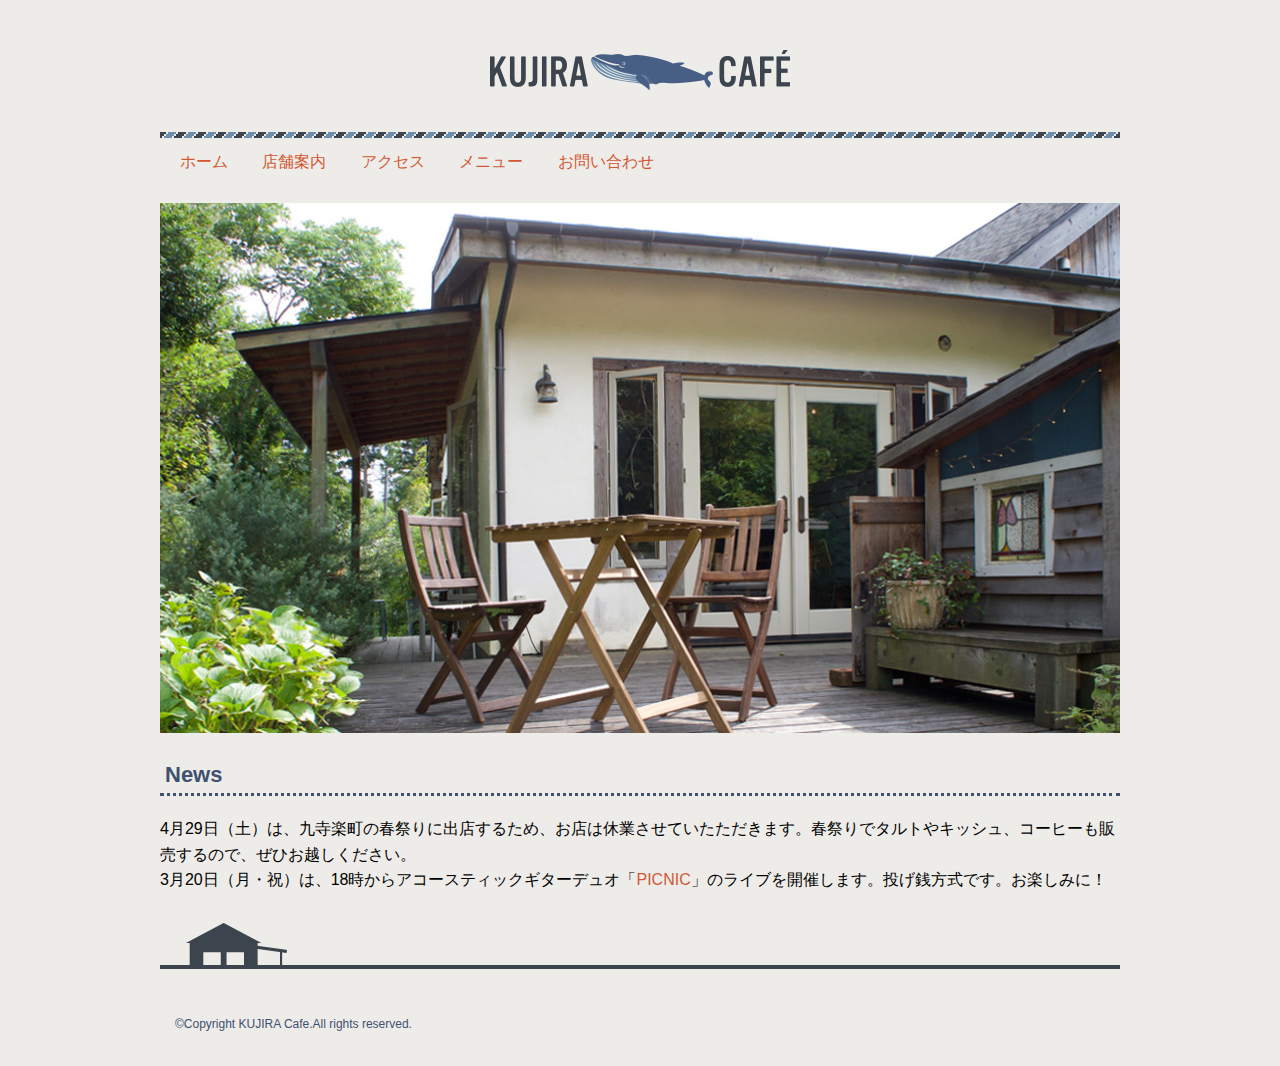
<file: スラスラわかる/index.html>
<!DOCTYPE html>
<html lang="ja">
<head>
  <meta charset="UTF-8">
  <meta name="viewport" content="width=device-width, initial-scale=1.0">
  <title>KUJIRA Cafeへようこそ</title>
  <link rel="stylesheet" href="css/style.css">
</head>
<body>
  <div class="wrapper">
     <header class="header">
      <h1 class="logo"><a href="index.html"><img src="img/logo.png" alt="KUJIRA"></a></h1>
      <nav class="nav">
        <ul>
          <li><a href="index.html">ホーム</a></li>
          <li><a href="about.html">店舗案内</a></li>
          <li><a href="access.html">アクセス</a></li>
          <li><a href="menu.html">メニュー</a></li>
          <li><a href="contact.html">お問い合わせ</a></li>
      </ul>
    </nav>
   </header>
  
    <div class="keyvisual">
      <img src="img/keyvisual.jpg" alt="keyvisual">
    </div>

    <main>
     
      <h2 id="news">News</h2>
      <p class="news-item">4月29日（土）は、九寺楽町の春祭りに出店するため、お店は休業させていたただきます。春祭りでタルトやキッシュ、コーヒーも販売するので、ぜひお越しください。</p>
      <p class="news-item">3月20日（月・祝）は、18時からアコースティックギターデュオ「<a href="http://www.sbcr.jp" target="_blank">PICNIC</a>」のライブを開催します。投げ銭方式です。お楽しみに！</p>
    </main>

    <footer class="footer">
      <p>&copy;Copyright KUJIRA Cafe.All rights reserved.</p>
    </footer>
  </div>
</body>
</html>
</file>
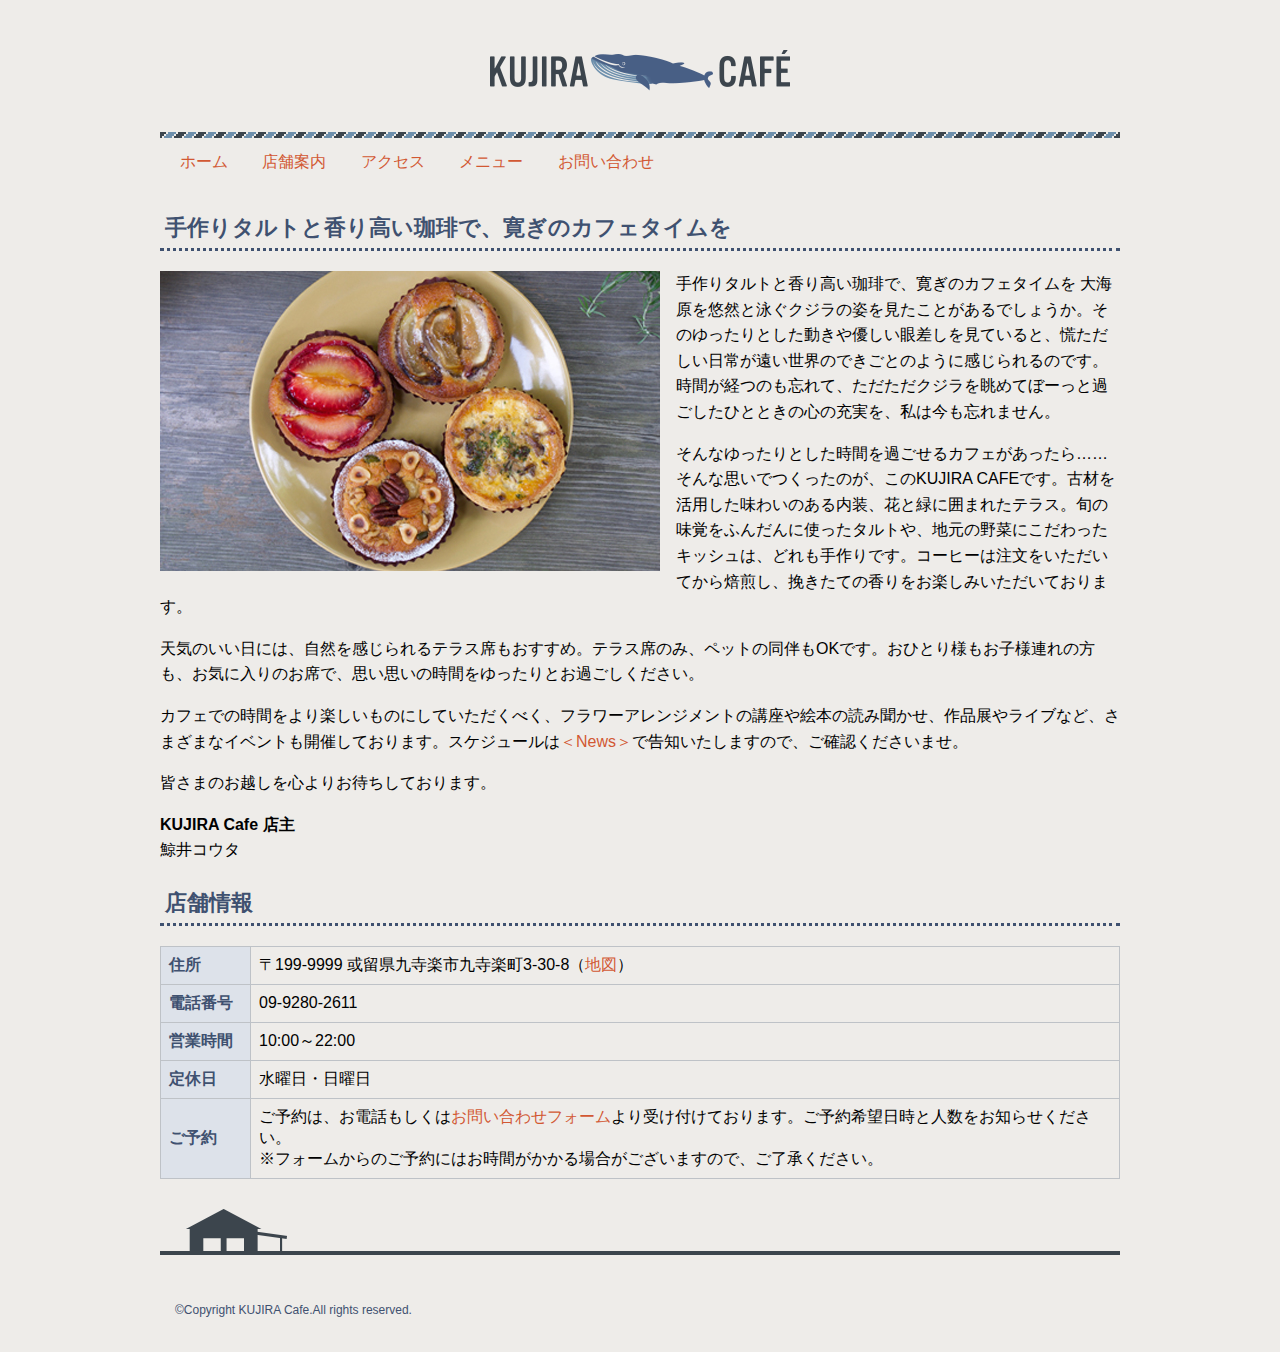
<file: スラスラわかる/about.html>
<!DOCTYPE html>
<html lang="ja">
<head>
  <meta charset="UTF-8">
  <meta name="viewport" content="width=device-width, initial-scale=1.0">
  <title>KUJIRA Cafeについて | KUJIRA Cafe</title>
  <link rel="stylesheet" href="css/style.css">
</head>
<body>
  <div class="wrapper">

    <header class="header">
      <h1 class="logo"><a href="index.html"><img src="img/logo.png" alt="KUJIRA"></a></h1>
    <nav class="nav">
      <ul>
        <li><a href="index.html">ホーム</a></li>
        <li><a href="about.html">店舗案内</a></li>
        <li><a href="access.html">アクセス</a></li>
        <li><a href="menu.html">メニュー</a></li>
        <li><a href="contact.html">お問い合わせ</a></li>
      </ul>
    </nav>
  </header>
  <main>
    
    <h2>手作りタルトと香り高い珈琲で、寛ぎのカフェタイムを</h2>
    <p>
      <img src="img/about-photo.jpg" alt="タルトの写真" class="shop-photo">
      手作りタルトと香り高い珈琲で、寛ぎのカフェタイムを
      大海原を悠然と泳ぐクジラの姿を見たことがあるでしょうか。そのゆったりとした動きや優しい眼差しを見ていると、慌ただしい日常が遠い世界のできごとのように感じられるのです。時間が経つのも忘れて、ただただクジラを眺めてぼーっと過ごしたひとときの心の充実を、私は今も忘れません。
    </p>
    <p>
      そんなゆったりとした時間を過ごせるカフェがあったら……そんな思いでつくったのが、このKUJIRA CAFEです。古材を活用した味わいのある内装、花と緑に囲まれたテラス。旬の味覚をふんだんに使ったタルトや、地元の野菜にこだわったキッシュは、どれも手作りです。コーヒーは注文をいただいてから焙煎し、挽きたての香りをお楽しみいただいております。
    </p>
    <p>
      天気のいい日には、自然を感じられるテラス席もおすすめ。テラス席のみ、ペットの同伴もOKです。おひとり様もお子様連れの方も、お気に入りのお席で、思い思いの時間をゆったりとお過ごしください。
    </p>
    <p>
      カフェでの時間をより楽しいものにしていただくべく、フラワーアレンジメントの講座や絵本の読み聞かせ、作品展やライブなど、さまざまなイベントも開催しております。スケジュールは<a href="index.html#news">＜News＞</a>で告知いたしますので、ご確認くださいませ。
    </p>
  <p>
    皆さまのお越しを心よりお待ちしております。
  </p>
  <p>
    <strong>KUJIRA Cafe 店主</strong><br>
    鯨井コウタ
  </p>
  
  <h2 class="clear">店舗情報</h2>
  
  <table class="info">
    <tr>
      <th>住所</th>
      <td>〒199-9999 或留県九寺楽市九寺楽町3-30-8（<a href="access.html">地図</a>）</td>
    </tr>
    <tr>
      <th>電話番号</th>
      <td>09-9280-2611</td>
    </tr>
    <tr>
      <th>営業時間</th>
      <td>10:00～22:00</td>
    </tr>
    <tr>
      <th>定休日</th>
      <td>水曜日・日曜日</td>
    </tr>
    <tr>
      <th>ご予約</th>
      <td>ご予約は、お電話もしくは<a href="contact.html">お問い合わせフォーム</a>より受け付けております。ご予約希望日時と人数をお知らせください。<br>
        ※フォームからのご予約にはお時間がかかる場合がございますので、ご了承ください。</td>
      </tr>
    </table>
    
  </main>
  <footer class="footer">
    <p>&copy;Copyright KUJIRA Cafe.All rights reserved.</p>
  </footer>
</div>
</body>
</html>
</file>
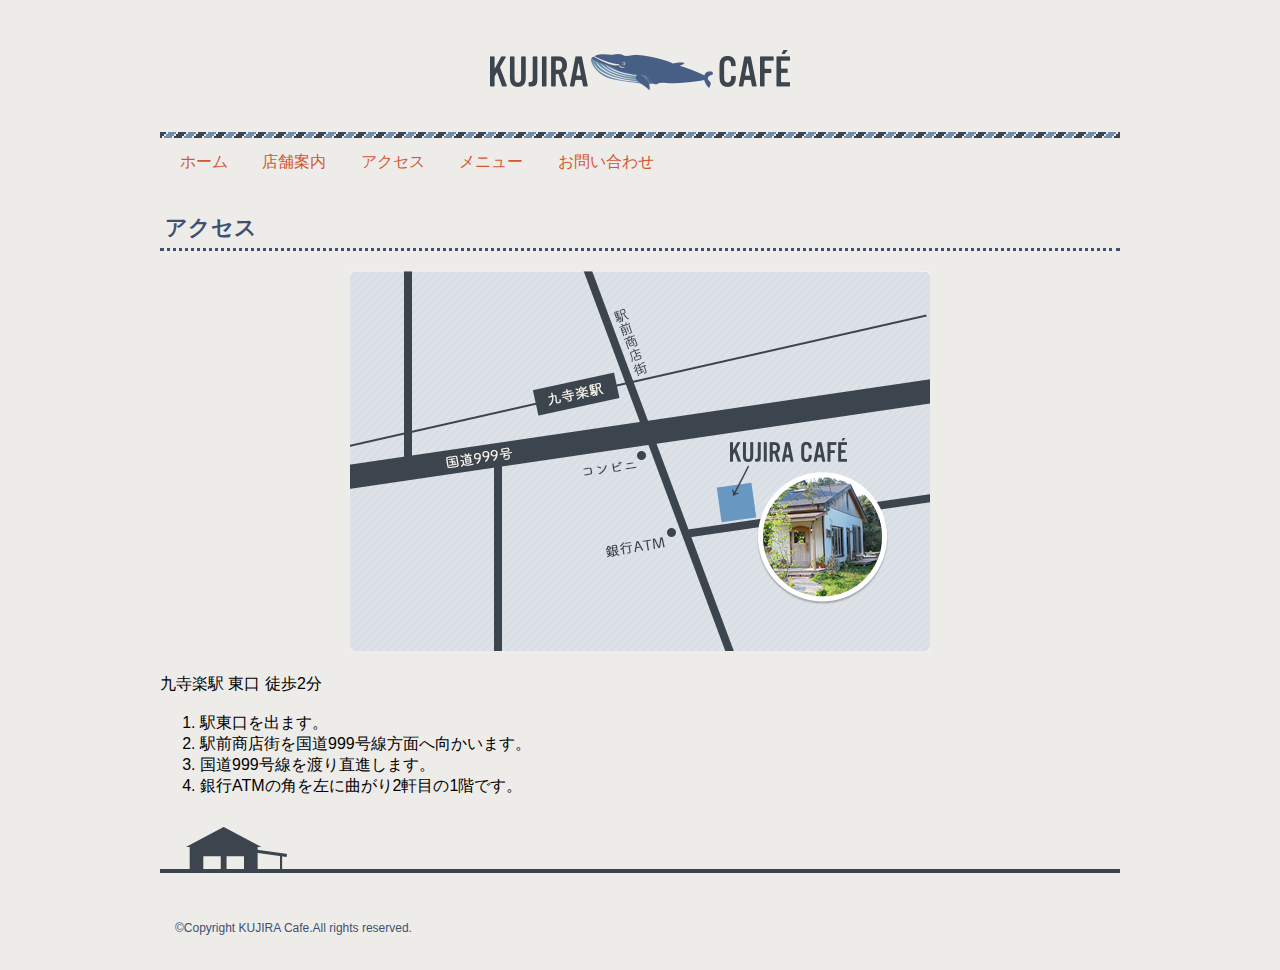
<file: スラスラわかる/access.html>
<!DOCTYPE html>
<html lang="ja">
<head>
  <meta charset="UTF-8">
  <meta name="viewport" content="width=device-width, initial-scale=1.0">
  <title>アクセス | KUJIRA Cafe</title>
  <link rel="stylesheet" href="css/style.css">
</head>
<body>
  <div class="wrapper">

    <header class="header">
      <h1 class="logo"><a href="index.html"><img src="img/logo.png" alt="KUJIRA"></a></h1>
    <nav class="nav">
      <ul>
        <li><a href="index.html">ホーム</a></li>
        <li><a href="about.html">店舗案内</a></li>
        <li><a href="access.html">アクセス</a></li>
        <li><a href="menu.html">メニュー</a></li>
        <li><a href="contact.html">お問い合わせ</a></li>
      </ul>
    </nav>
  </header>
  <main>
    <h2>アクセス</h2>
    <div class="map"><img src="img/map.png" alt="地図"></div>
    <p>九寺楽駅 東口 徒歩2分</p>
  <ol>
    <li>駅東口を出ます。</li>
    <li>駅前商店街を国道999号線方面へ向かいます。</li>
    <li>国道999号線を渡り直進します。</li>
    <li>銀行ATMの角を左に曲がり2軒目の1階です。</li>
  </ol>
  
</main>
<footer class="footer">
  <p>&copy;Copyright KUJIRA Cafe.All rights reserved.</p>
</footer>
</div>
</body>
</html>
</file>
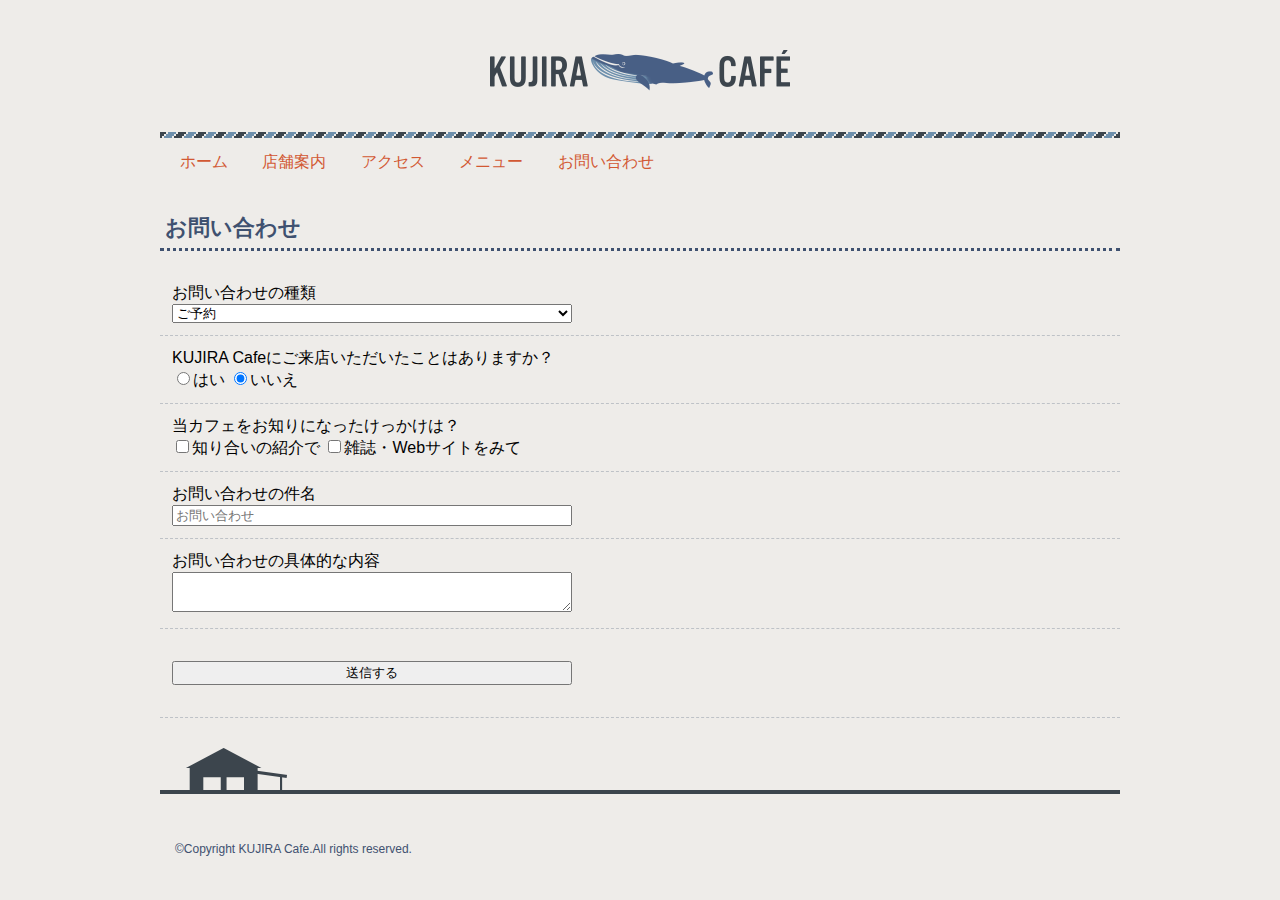
<file: スラスラわかる/contact.html>
<!DOCTYPE html>
<html lang="ja">
<head>
  <meta charset="UTF-8">
  <meta name="viewport" content="width=device-width, initial-scale=1.0">
  <title>お問い合わせ | KUJIRA Cafe</title>
  <link rel="stylesheet" href="css/style.css">
</head>
<body>
  <div class="wrapper">
    <header class="header">
      <h1 class="logo"><a href="index.html"><img src="img/logo.png" alt="KUJIRA"></a></h1>
      <nav class="nav">
        <ul>
          <li><a href="index.html">ホーム</a></li>
          <li><a href="about.html">店舗案内</a></li>
          <li><a href="access.html">アクセス</a></li>
          <li><a href="menu.html">メニュー</a></li>
          <li><a href="contact.html">お問い合わせ</a></li>
        </ul>
      </nav>
    </header>
    <main>
      <h2>お問い合わせ</h2>
      <form method="GET" action="result.html">

        <div>
          <lavel for="kind">お問い合わせの種類</lavel><br>
          <select id="kind" name="kind">
            <option value="reservation">ご予約</option>
            <option value="event">イベントについて</option>
            <option value="contact">その他のお問い合わせ</option>
          </select>
        </div>
        <div>
          KUJIRA Cafeにご来店いただいたことはありますか？<br>
          <label><input type="radio" name="first" value="yes" checked>はい</label>
          <label><input type="radio" name="first" value="no" checked>いいえ</label>
        </div>
        <div>
          当カフェをお知りになったけっかけは？<br>
          <label><input type="checkbox" name="how" value="frinds">知り合いの紹介で</label>
          <label><input type="checkbox" name="how" value="magazine">雑誌・Webサイトをみて</label>
        </div>
        <div>
          <label>お問い合わせの件名<br>
          <input type="text" name="subject" placeholder="お問い合わせ"></label>
        </div>
        <div>
          <label>お問い合わせの具体的な内容<br>
          <textarea name="message"></textarea></label>
        </div>
        <div>
          <input type="submit" id="title" name="submit" value="送信する">
        </div>
      </form>
      </main>
      <footer class="footer">
        <p>&copy;Copyright KUJIRA Cafe.All rights reserved.</p>
      </footer>
    </div>
  </body>
  </html>
</file>
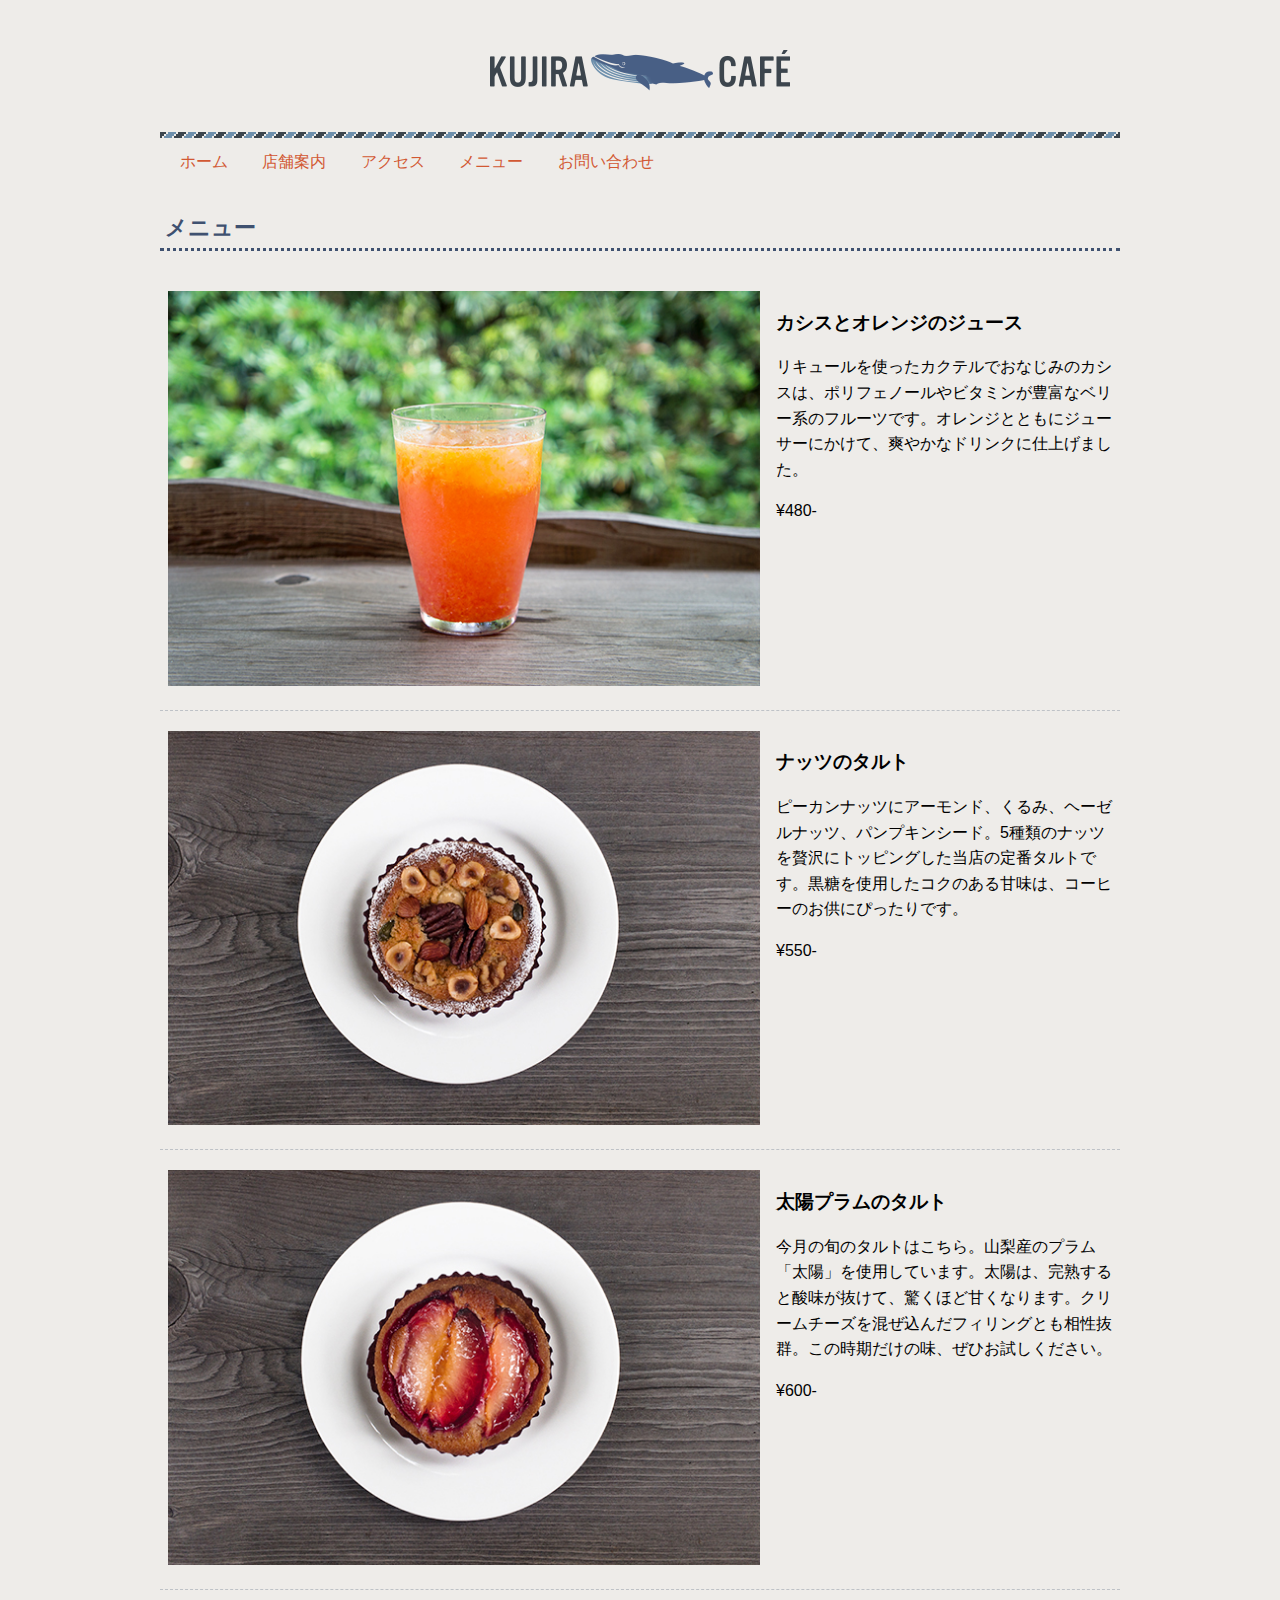
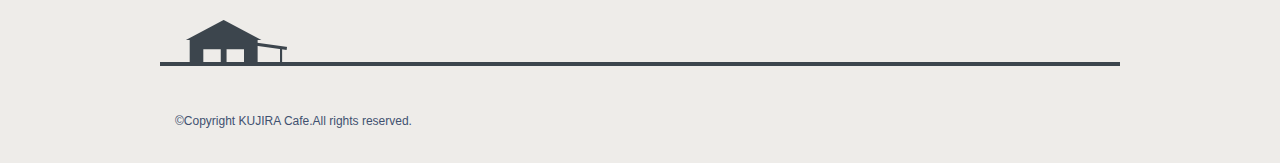
<file: スラスラわかる/menu.html>
<!DOCTYPE html>
<html lang="ja">
<head>
  <meta charset="UTF-8">
  <meta name="viewport" content="width=device-width, initial-scale=1.0">
  <title>メニュー | KUJIRA Cafe</title>
  <link rel="stylesheet" href="css/style.css">

</head>
<body>
  <div class="wrapper">

    <header class="header">
      <h1 class="logo"><a href="index.html"><img src="img/logo.png" alt="KUJIRA"></a></h1>
      <nav class="nav">
        <ul>
          <li><a href="index.html">ホーム</a></li>
          <li><a href="about.html">店舗案内</a></li>
          <li><a href="access.html">アクセス</a></li>
          <li><a href="menu.html">メニュー</a></li>
          <li><a href="contact.html">お問い合わせ</a></li>
        </ul>
      </nav>
    </header>
    
    <main>
      <h2>メニュー</h2>
      <div class="menu-block">
        <div class="menu-item">
          <div class="menu-photo">
            <img src="img/menu-photo1.jpg">
          </div>
          <div class="menu-text">
            <h3>カシスとオレンジのジュース</h3>
            <p>リキュールを使ったカクテルでおなじみのカシスは、ポリフェノールやビタミンが豊富なベリー系のフルーツです。オレンジとともにジューサーにかけて、爽やかなドリンクに仕上げました。</p>
            <p>&yen;480-</p>
          </div>
        </div>
      
      <div class="menu-item">
        <div class="menu-photo">
         <img src="img/menu-photo2.jpg">
        </div>
    
        <div class="menu-text">
        <h3>ナッツのタルト</h3>
        <p>ピーカンナッツにアーモンド、くるみ、ヘーゼルナッツ、パンプキンシード。5種類のナッツを贅沢にトッピングした当店の定番タルトです。黒糖を使用したコクのある甘味は、コーヒーのお供にぴったりです。</p>
        <p>&yen;550-</p>
         </div>
       </div>

       <div class="menu-item">
         <div class="menu-photo">
           <img src="img/menu-photo3.jpg">
          </div>
        <div class="menu-text">
          <h3>太陽プラムのタルト</h3>
          <p>今月の旬のタルトはこちら。山梨産のプラム「太陽」を使用しています。太陽は、完熟すると酸味が抜けて、驚くほど甘くなります。クリームチーズを混ぜ込んだフィリングとも相性抜群。この時期だけの味、ぜひお試しください。</p>
          <p>&yen;600-</p>
        </div>
    </div>
</main>
<footer class="footer">
  <p>&copy;Copyright KUJIRA Cafe.All rights reserved.</p>
</footer>
</div>
</body>
</html>
</file>
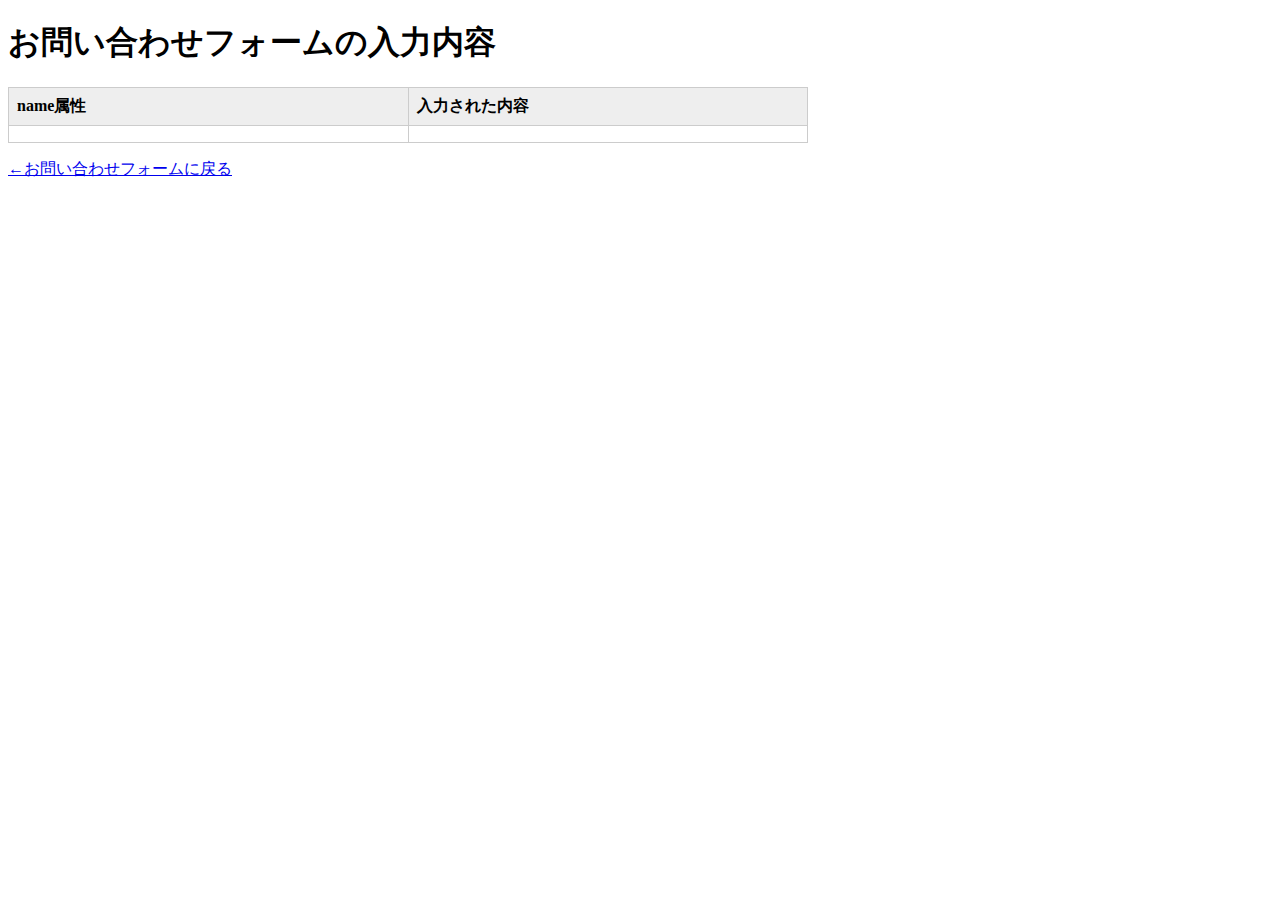
<file: スラスラわかる/result.html>
<!doctype html>
<html>
<head>
<meta charset="UTF-8">
<meta name="viewport" content="width=device-width, initial-scale=1">
<title>お問い合わせの入力内容</title>
<style>
#result {
	border: 1px solid #cccccc;
	border-collapse: collapse;
	width: 100%;
	max-width: 800px;
}
th, td {
	padding: 0.5em;
	border: 1px solid #cccccc;
	text-align: left;
	vertical-align: top;
}
th {
	width: 100px;
	background-color: #eeeeee;
}
</style>

</head>
<body>
<h1>お問い合わせフォームの入力内容</h1>
<table id="result">
	<tbody id="test">
	<tr><th>name属性</th><th>入力された内容</th></tr>
	</tbody>
</table>
<p><a href="contact.html">←お問い合わせフォームに戻る</a></p>

<script>
'use strict';

{
	window.addEventListener('DOMContentLoaded', function(){
		var params = decodeURI(location.search);
		params = params.substring(1);
		var paramArray = [];
		paramArray = params.split("&");
		var tableContent = "";
		paramArray.forEach(function(item, index){
			var keyValue = [];
			keyValue = item.split("=");
			var tr = document.createElement("tr");
			var tdName = document.createElement("td");
			tdName.textContent = keyValue[0];
			var tdValue = document.createElement("td");
			tdValue.textContent = keyValue[1];
			tr.appendChild(tdName);
			tr.appendChild(tdValue);
			var e = document.getElementById("test");
			e.appendChild(tr);
		});
	});
}
</script>
</body>
</html>
</file>
<file: スラスラわかる/css/style.css>
@charset "UTF-8";
html{
  font-family: sans-serif;
}
html * {
  box-sizing: border-box;
}
body{
  margin: 0 0 0 0;
  background-color:#eeece9;
}
.wrapper{
  margin:0 auto 0 auto;
  max-width: 960px;
}
h2{
  color: #3f5170;
  font-size:22px;
  border-bottom: 3px dotted #3f5170;
  margin: 20px 0px;
  padding: 5px;
}
p{
  line-height:1.6;
}

a:link{
  color:#d25833;
  text-decoration: none;
}
a:visited{
  color:#d25833;
  text-decoration: none;
}
a:hover{
  color:#e3937a;
  text-decoration: none;
}
a:active{
  color:#ff6a3b;
  text-decoration: none;
}
img{
  max-width: 100%;
  height: auto;
}
.logo {
  margin: 50px 0 40px 0;
  line-height: 0;
  text-align: center;
}
.nav li{
  display: inline;
  list-style-type: none;
  padding-right: 30px;
}
.nav ul{
  margin:0;
  padding:20px 10px 15px 20px;
  background-image:url(../img/menu-bg.png);
  background-repeat: repeat-x;
}
.footer{
  background-image: url(../img/footer-bg.png);
  background-repeat:no-repeat;
  margin-top: 30px;
  padding: 80px 15px 20px 15px;
  font-size: 12px;
  color: #3f5170;
}
.keyvisual{
  margin: 15px 0 0 0;
}
.news-item{
  margin: 0;
}

/* ----ここからabout.html---- */
.shop-photo{
  float: left;
  padding: 0 1em 1em 0;
}
.clear{
  clear:both;
}
.info{
  border-collapse: collapse;
}
.info th, .info td{
  padding:8px;
  border: 1px solid #bec2c7;
  text-align: left;
}
.info th{
  background-color: #dde2ea;
  width: 90px;
  color: #3f5170;
  vertical-align: center;
}
.menu-item{
  display: flex;
  border-bottom: 1px dashed #bec2c7;
  padding: 20px 8px;
}
.menu-photo{
  margin-right: 16px;
  flex: 1 1 auto;
}

.menu-text {
flex: 0 0 336px;
}

/* ----ここからaccess.html---- */
.map{
  text-align: center;
}
/* ----ここからcontact.html---- */
form div{
  padding: 12px;
  border-bottom: 1px dashed #bec2c7;
}
select {
  width: 30em;
}
input[name="subject"]{
  width: 30em;
}
textarea{
  width: 30em;
  height: 3em;
}
input[name="submit"]{
  margin: 20px 0;
  width: 30em;
}
/* ----ここからスマホ向けCSS---- */
@media (max-width:767px){
  .wrapper{
    margin: 0 8px;
  }
  .logo{
    margin: 30px 0;
  }
  .logo img{
    width: 200px;
  }
  .nav{
    background-color:#dfddda;
  }
  .nav li {
    display: block;
  }
  .menu-item{
    display: block;
  }
  .menu-photo{
    margin-right: 0;
    width: 100%;
  }
  .menu-text{
    width: 100%;
  }
  .shop-photo{
    padding-right:0;
  }
  select{
    width: 100%;
  }
  input[name="subject"]{
    width: 100%;
  }
  textarea{
    width: 100%;
  }

  input[name="submit"]{
    margin: 20px 0;
    width: 100%;
  }

}
</file>
